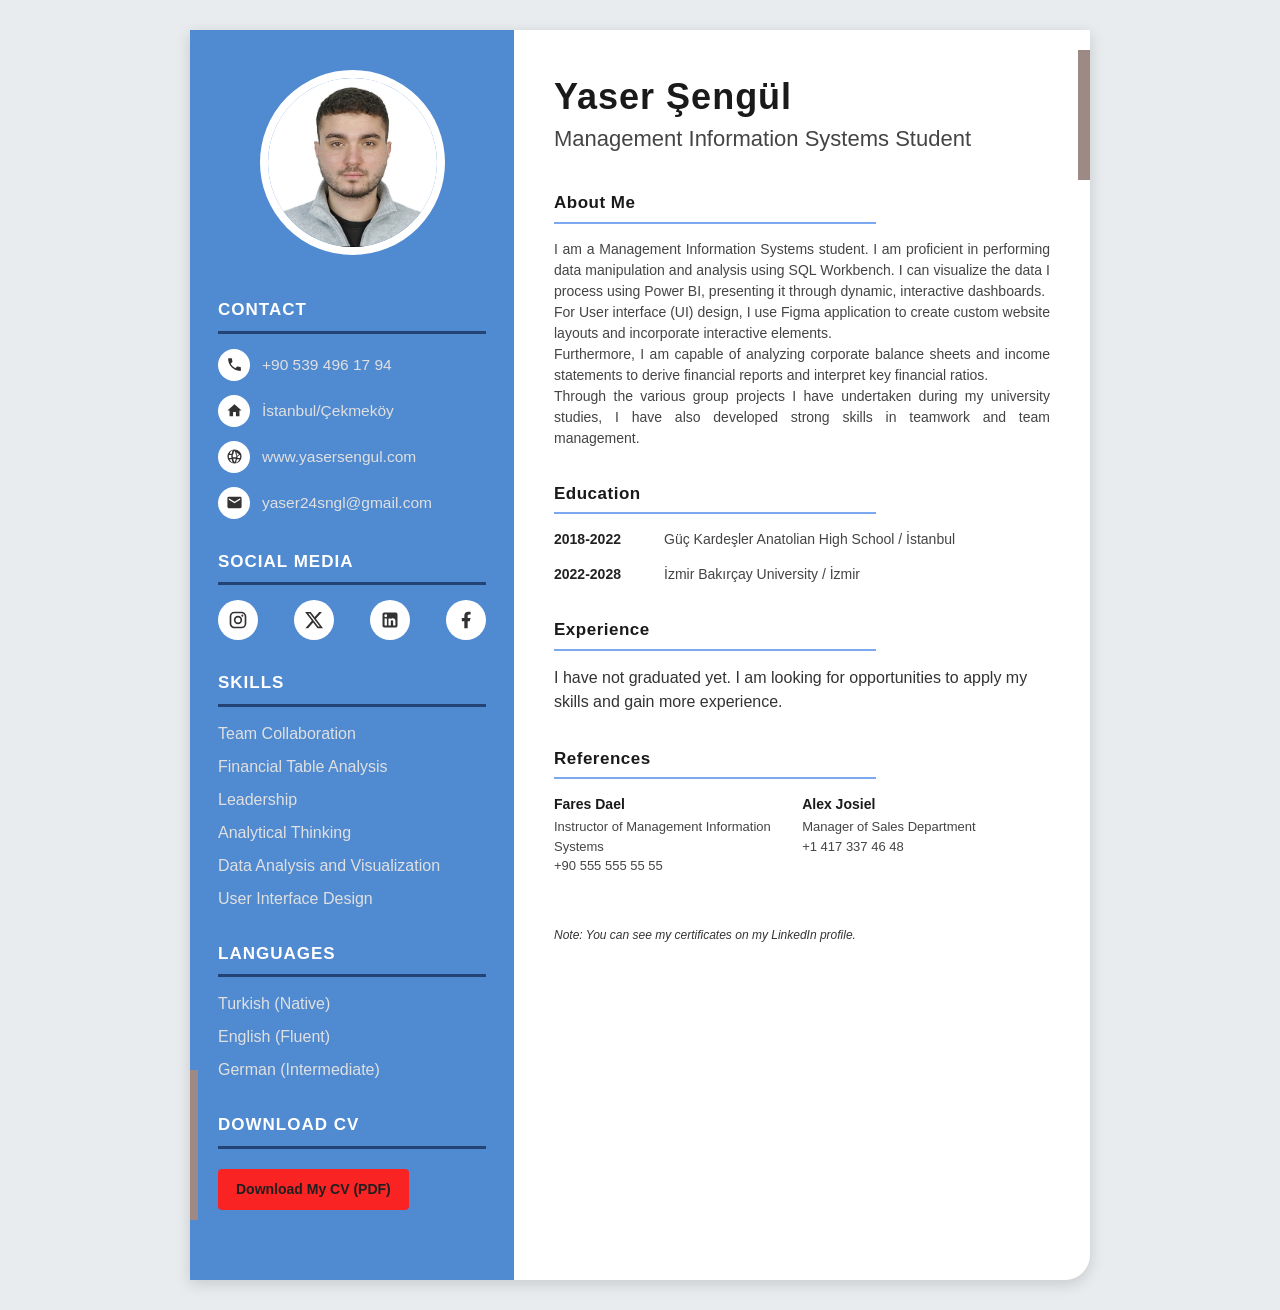
<file: index.html>
<!DOCTYPE html>
<html lang="en">
<head>
    <meta charset="UTF-8">
    <meta name="viewport" content="width=device-width, initial-scale=1.0">
    <title>Yaser Şengül</title>
    <link rel="stylesheet" href="styles.css">
</head>
<body>

    <div class="cv-container">
        
        
        <aside class="sidebar">
            <div class="profile-box">
                <img src="profile.jpg" alt="Yaser Şengül Profil Fotoğrafı" class="profile-img">
            </div>

            
            <section id="contact" class="sidebar-section">
                <h2>CONTACT</h2>
                <ul class="contact-list">
                    <li>
                        <span class="icon-circle">
                            
                            <svg viewBox="0 0 24 24"><path d="M6.62 10.79a15.05 15.05 0 006.59 6.59l2.2-2.2a1 1 0 011.01-.24c1.12.37 2.33.57 3.58.57a1 1 0 011 1V20a1 1 0 01-1 1A17 17 0 013 4a1 1 0 011-1h3.5a1 1 0 011 1c0 1.25.2 2.46.57 3.58a1 1 0 01-.25 1.01l-2.2 2.2z"/></svg>
                        </span>
                        <span>+90 539 496 17 94</span>
                    </li>
                    <li>
                        <span class="icon-circle">
                            
                            <svg viewBox="0 0 24 24"><path d="M10 20v-6h4v6h5v-8h3L12 3 2 12h3v8z"/></svg>
                        </span>
                        <span>İstanbul/Çekmeköy</span>
                    </li>
                    <li>
                        <span class="icon-circle">
                            
                            <svg viewBox="0 0 24 24"><path d="M12 2a10 10 0 100 20 10 10 0 000-20zm6.93 9h-3.17a15.3 15.3 0 00-1.18-5.02A8.03 8.03 0 0118.93 11zM12 4.04c.83 1.2 1.48 2.82 1.76 4.96h-3.52c.28-2.14.93-3.76 1.76-4.96zM4.26 14C4.1 13.36 4 12.69 4 12s.1-1.36.26-2h3.38c-.08.66-.14 1.32-.14 2s.06 1.34.14 2H4.26zm.81 2h3.17a15.3 15.3 0 001.18 5.02A8.03 8.03 0 015.07 16zm3.17-8H5.07a8.03 8.03 0 014.35-5.02A15.3 15.3 0 008.24 8zM12 19.96c-.83-1.2-1.48-2.82-1.76-4.96h3.52c-.28 2.14-.93 3.76-1.76 4.96zM14.34 13H9.66c-.09-.66-.16-1.32-.16-2s.07-1.35.16-2h4.68c.09.65.16 1.32.16 2s-.07 1.34-.16 2zm.25 5.02A15.3 15.3 0 0015.76 16h3.17a8.03 8.03 0 01-4.34 5.02zM16.36 14c.08-.66.14-1.32.14-2s-.06-1.34-.14-2h3.38c.16.64.26 1.31.26 2s-.1 1.36-.26 2h-3.38z"/></svg>
                        </span>
                        <span>www.yasersengul.com</span>
                    </li>
                   <li>
    <span class="icon-circle">
        
        <svg viewBox="0 0 24 24"><path d="M20 4H4a2 2 0 00-2 2v12a2 2 0 002 2h16a2 2 0 002-2V6a2 2 0 00-2-2zm0 4l-8 5-8-5V6l8 5 8-5v2z"/></svg>
    </span>
    <a href="mailto:yaser24sngl@gmail.com" class="contact-link">yaser24sngl@gmail.com</a>
</li>
                </ul>
            </section>

            <section id="social-media" class="sidebar-section">
                <h2>SOCIAL MEDIA</h2>
                <div class="social-circles">
                    
                    <a href="https://www.instagram.com/yaser.sengl?dlrf=ZXN6MHkwbW9oYjc2" target="_blank" class="social-circle" title="Instagram">
                        <svg viewBox="0 0 24 24"><path d="M7.8 2h8.4C19.4 2 22 4.6 22 7.8v8.4a5.8 5.8 0 01-5.8 5.8H7.8C4.6 22 2 19.4 2 16.2V7.8A5.8 5.8 0 017.8 2zm-.2 2A3.6 3.6 0 004 7.6v8.8C4 18.39 5.61 20 7.6 20h8.8a3.6 3.6 0 003.6-3.6V7.6C20 5.61 18.39 4 16.4 4H7.6zm9.65 1.5a1.25 1.25 0 110 2.5 1.25 1.25 0 010-2.5zM12 7a5 5 0 110 10 5 5 0 010-10zm0 2a3 3 0 100 6 3 3 0 000-6z"/></svg>
                    </a>
                    
                    <a href="https://x.com/sengul_yaser" target="_blank" class="social-circle" title="X">
                        <svg viewBox="0 0 24 24"><path d="M18.244 2.25h3.308l-7.227 8.26 8.502 11.24H16.17l-5.214-6.817L4.99 21.75H1.68l7.73-8.835L1.254 2.25H8.08l4.713 6.231zm-1.161 17.52h1.833L7.084 4.126H5.117z"/></svg>
                    </a>
                    
                    <a href="https://www.linkedin.com/in/yaser-şengül-a1b051398?utm_source=share_via&utm_content=profile&utm_medium=member_android" target="_blank" class="social-circle" title="LinkedIn">
                        <svg viewBox="0 0 24 24"><path d="M19 3a2 2 0 012 2v14a2 2 0 01-2 2H5a2 2 0 01-2-2V5a2 2 0 012-2h14m-.5 15.5v-5.3a3.26 3.26 0 00-3.26-3.26c-.85 0-1.84.52-2.28 1.3v-1.11h-2.79v8.37h2.79v-4.93c0-.77.62-1.4 1.39-1.4a1.4 1.4 0 011.4 1.4v4.93h2.75M6.88 8.56a1.68 1.68 0 001.68-1.68c0-.93-.75-1.69-1.68-1.69a1.69 1.69 0 00-1.69 1.69c0 .93.76 1.68 1.69 1.68m1.39 9.94v-8.37H5.5v8.37h2.77z"/></svg>
                    </a>
                   
                    <a href="https://facebook.com" target="_blank" class="social-circle" title="Facebook">
                        <svg viewBox="0 0 24 24"><path d="M14 13.5h2.5l1-4H14v-2c0-1.03 0-2 2-2h1.5V2.14c-.326-.043-1.557-.14-2.857-.14C11.928 2 10 3.657 10 6.7v2.8H7v4h3V22h4v-8.5z"/></svg>
                    </a>
                </div>
            </section>

            
            <section id="skills" class="sidebar-section">
                <h2>SKILLS</h2>
                <ul class="skill-list">
                    <li>Team Collaboration</li>
                    <li>Financial Table Analysis</li>
                    <li>Leadership</li>
                    <li>Analytical Thinking</li>
                    <li>Data Analysis and Visualization</li>
                    <li>User Interface Design</li>
                </ul>
            </section>

            
            <section id="languages" class="sidebar-section">
                <h2>LANGUAGES</h2>
                <ul class="skill-list">
                    <li>Turkish (Native)</li>
                    <li>English (Fluent)</li>
                    <li>German (Intermediate)</li>
                </ul>
            </section>

            
            <section id="download-cv" class="sidebar-section">
                <h2>DOWNLOAD CV</h2>
                <a href="YaserSengul_CV.pdf" download class="download-btn">Download My CV (PDF)</a>
            </section>
        </aside>

       
        <main class="main-content">
            <header class="header-title">
                <h1>Yaser Şengül</h1>
                <p class="subtitle">Management Information Systems Student</p>
            </header>

          
            <section id="about" class="content-section">
                <h2>About Me</h2>
                <p class="about-text">
I am a Management Information Systems student. I am proficient in performing data manipulation and analysis using SQL Workbench. I can visualize the data I process using Power BI, presenting it through dynamic, interactive dashboards. <br>For User interface (UI) design, I use Figma application to create custom website layouts and incorporate interactive elements. <br>Furthermore, I am capable of analyzing corporate balance sheets and income statements to derive financial reports and interpret key financial ratios.<br> Through the various group projects I have undertaken during my university studies, I have also developed strong skills in teamwork and team management.

                </p>
            </section>

           
            <section id="education" class="content-section">
                <h2>Education</h2>
                <div class="timeline-item">
                    <span class="year">2018-2022</span>
                    <span class="detail">Güç Kardeşler Anatolian High School  / İstanbul</span>
                </div>
                <div class="timeline-item">
                    <span class="year">2022-2028</span>
                    <span class="detail">İzmir Bakırçay University  / İzmir</span>
                </div>
            </section>

           
            <section id="projects" class="content-section">
                <h2>Experience</h2>
                <p>I have not graduated yet. I am looking for opportunities to apply my skills and gain more experience.</p>
            </section>

            
            <section id="references" class="content-section">
                <h2>References</h2>
                <div class="references-grid">
                    <div class="ref-item">
                        <strong>Fares Dael</strong>
                        <p>Instructor of Management Information Systems</p>
                        <p>+90 555 555 55 55</p>
                    </div>
                    <div class="ref-item">
                        <strong>Alex Josiel</strong>
                        <p>Manager of Sales Department</p>
                        <p>+1 417 337 46 48</p>
                    </div>
                    
                    
                </div>

              
                <div class="certificate-note">

               <p>Note: You can see my certificates on my LinkedIn profile.</p>

               </div>

            </section>
        </main>

    </div>

</body>
</html>
</file>
<file: styles.css>
* {
    box-sizing: border-box;
    margin: 0;
    padding: 0;
}

body {
    font-family: 'Segoe UI', Tahoma, Geneva, Verdana, sans-serif;
    background-color: #e9ecef;
    color: #333333;
    line-height: 1.5;
    padding: 30px 15px;
}


.cv-container {
    max-width: 900px;
    margin: 0 auto;
    background-color: #ffffff;
    display: flex;
    box-shadow: 0 4px 15px rgba(0, 0, 0, 0.15);
    border-radius: 0 0 25px 0;
    overflow: hidden;
}


.sidebar {
    width: 36%;
    background-color: #508ad1;
    color: #e0e0e0;
    padding: 40px 28px;
    position: relative;
}

.sidebar::after {
    content: "";
    position: absolute;
    left: 0;
    bottom: 60px;
    width: 8px;
    height: 150px;
    background-color: #9e8a85;
}

.profile-box {
    text-align: center;
    margin-bottom: 35px;
}

.profile-img {
    width: 185px;
    height: 185px;
    border-radius: 50%;
    object-fit: cover;
    border: 8px solid #ffffff;
}

.sidebar-section {
    margin-bottom: 30px;
}

.sidebar-section h2 {
    color: #ffffff;
    font-size: 17px;
    letter-spacing: 1px;
    padding-bottom: 8px;
    margin-bottom: 15px;
    border-bottom: 3px solid #234377;
}


.contact-list {
    list-style-type: none;
    font-size: 15.5px;
}

.contact-list li {
    display: flex;
    align-items: center;
    gap: 12px;
    margin-bottom: 14px;
}

.contact-link {
    color: #e0e0e0;
    text-decoration: none;
    transition: color 0.2s;
}

.contact-link:hover {
    color: #7ca8f0;
    text-decoration: underline;
}

.icon-circle {
    width: 32px;
    height: 32px;
    background-color: #ffffff;
    border-radius: 50%;
    display: flex;
    align-items: center;
    justify-content: center;
    flex-shrink: 0;
}

.icon-circle svg {
    width: 17px;
    height: 17px;
    fill: #323232; 
}


.social-circles {
    display: flex;
    justify-content: space-between;
    gap: 10px;
    margin-top: 10px;
}

.social-circle {
    width: 40px;
    height: 40px;
    background-color: #ffffff;
    border-radius: 50%;
    display: flex;
    align-items: center;
    justify-content: center;
    text-decoration: none;
    transition: transform 0.2s, background-color 0.2s;
}

.social-circle svg {
    width: 20px;
    height: 20px;
    fill: #323232;
}

.social-circle:hover {
    background-color: #7ca8f0;
    transform: translateY(-2px);
}

.social-circle:hover svg {
    fill: #ffffff;
}


.skill-list {
    list-style-type: none;
    font-size: 16px;
}

.skill-list li {
    margin-bottom: 9px;
}


.download-btn {
    display: inline-block;
    background-color: #fa2323;
    color: #1f1f1f;
    text-decoration: none;
    font-weight: bold;
    font-size: 14px;
    padding: 10px 18px;
    border-radius: 4px;
    margin-top: 5px;
}

.download-btn:hover {
    background-color: #5c8ee0;
    color: #ffffff;
}


.main-content {
    width: 64%;
    padding: 45px 40px;
    position: relative;
}

.main-content::before {
    content: "";
    position: absolute;
    right: 0;
    top: 20px;
    width: 12px;
    height: 130px;
    background-color: #9e8a85;
}

.header-title {
    margin-bottom: 35px;
}

.header-title h1 {
    font-size: 36px;
    color: #1a1a1a;
    letter-spacing: 1px;
    line-height: 1.2;
}

.subtitle {
    font-size: 22px;
    color: #444444;
    font-weight: 300;
    margin-top: 4px;
}

.content-section {
    margin-bottom: 32px;
}

.content-section h2 {
    font-size: 17px;
    color: #1a1a1a;
    letter-spacing: 0.5px;
    padding-bottom: 6px;
    margin-bottom: 15px;
    border-bottom: 2px solid #7ca8f0;
    display: inline-block;
    width: 65%;
}

.about-text {
    font-size: 14px;
    color: #444444;
    text-align: justify;
}

.timeline-item {
    display: flex;
    margin-bottom: 14px;
    font-size: 14px;
}

.timeline-item .year {
    width: 110px;
    font-weight: bold;
    color: #222222;
    flex-shrink: 0;
}

.timeline-item .detail {
    color: #444444;
}

.references-grid {
    display: flex;
    flex-wrap: wrap;
    gap: 20px;
}

.ref-item {
    width: 46%;
    font-size: 14px;
}

.ref-item strong {
    display: block;
    color: #1a1a1a;
    margin-bottom: 2px;
}

.ref-item p {
    color: #444444;
    font-size: 13px;
}

.certificate-note {
    font-size: 12px; 
    font-style: italic; 
    color: #343434;     
    margin-top: 50px;   
}
@media (max-width: 768px) {
    .cv-container {
        flex-direction: column;
    }
    .sidebar, .main-content {
        width: 100%;
    }
}
</file>
